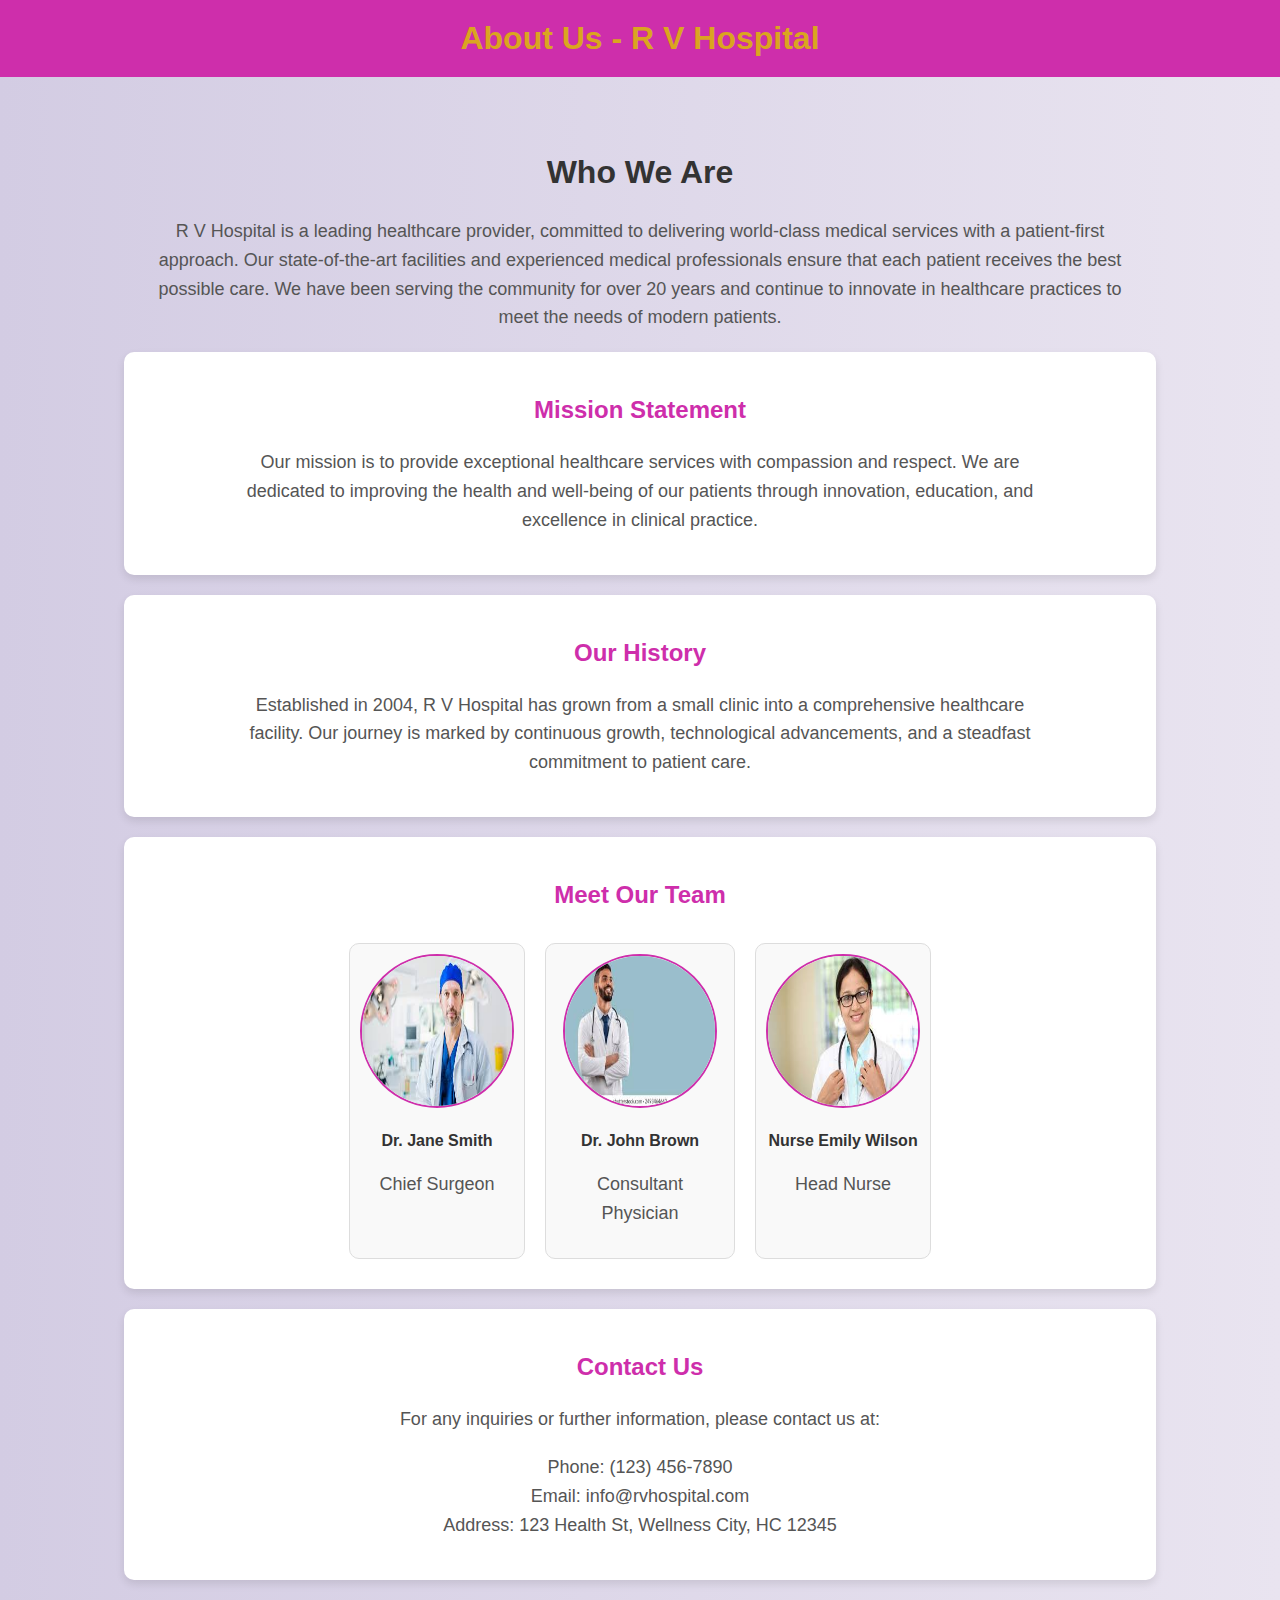
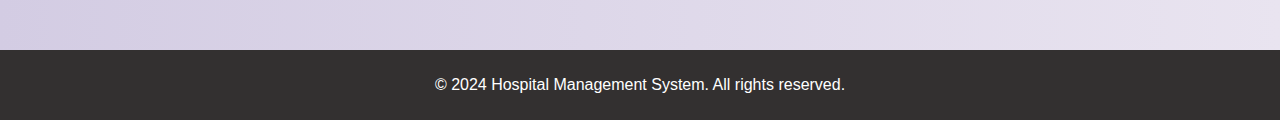
<file: about.html>
<!DOCTYPE html>
<html lang="en">
<head>
    <meta charset="UTF-8">
    <meta name="viewport" content="width=device-width, initial-scale=1.0">
    <title>About Us - R V Hospital</title>
    <link rel="stylesheet" href="about.css">
</head>
<body>

    <header>
        <h1>About Us - R V Hospital</h1>
    </header>

    <section id="about">
        <h2>Who We Are</h2>
        <p>
            R V Hospital is a leading healthcare provider, committed to delivering world-class medical services with a patient-first approach.
            Our state-of-the-art facilities and experienced medical professionals ensure that each patient receives the best possible care.
            We have been serving the community for over 20 years and continue to innovate in healthcare practices to meet the needs of modern patients.
        </p>

        <div class="mission-statement">
            <h3>Mission Statement</h3>
            <p>
                Our mission is to provide exceptional healthcare services with compassion and respect. We are dedicated to improving the health and well-being of our patients through innovation, education, and excellence in clinical practice.
            </p>
        </div>

        <div class="history">
            <h3>Our History</h3>
            <p>
                Established in 2004, R V Hospital has grown from a small clinic into a comprehensive healthcare facility. Our journey is marked by continuous growth, technological advancements, and a steadfast commitment to patient care.
            </p>
        </div>

        <div class="team">
            <h3>Meet Our Team</h3>
            <div class="team-members">
                <div class="team-member">
                    <img src="[data-uri]" alt="Dr. Smith">
                    <h4>Dr. Jane Smith</h4>
                    <p>Chief Surgeon</p>
                </div>
                <div class="team-member">
                    <img src="[data-uri]" alt="Dr. Brown">
                    <h4>Dr. John Brown</h4>
                    <p>Consultant Physician</p>
                </div>
                <div class="team-member">
                    <img src="[data-uri]" alt="Nurse Wilson">
                    <h4>Nurse Emily Wilson</h4>
                    <p>Head Nurse</p>
                </div>
                <!-- Add more team members as needed -->
            </div>
        </div>

        <div class="contact">
            <h3>Contact Us</h3>
            <p>
                For any inquiries or further information, please contact us at:
            </p>
            <p>
                Phone: (123) 456-7890<br>
                Email: info@rvhospital.com<br>
                Address: 123 Health St, Wellness City, HC 12345
            </p>
        </div>
    </section>

    <footer>
        <p>&copy; 2024 Hospital Management System. All rights reserved.</p>
    </footer>

</body>
</html>
</file>
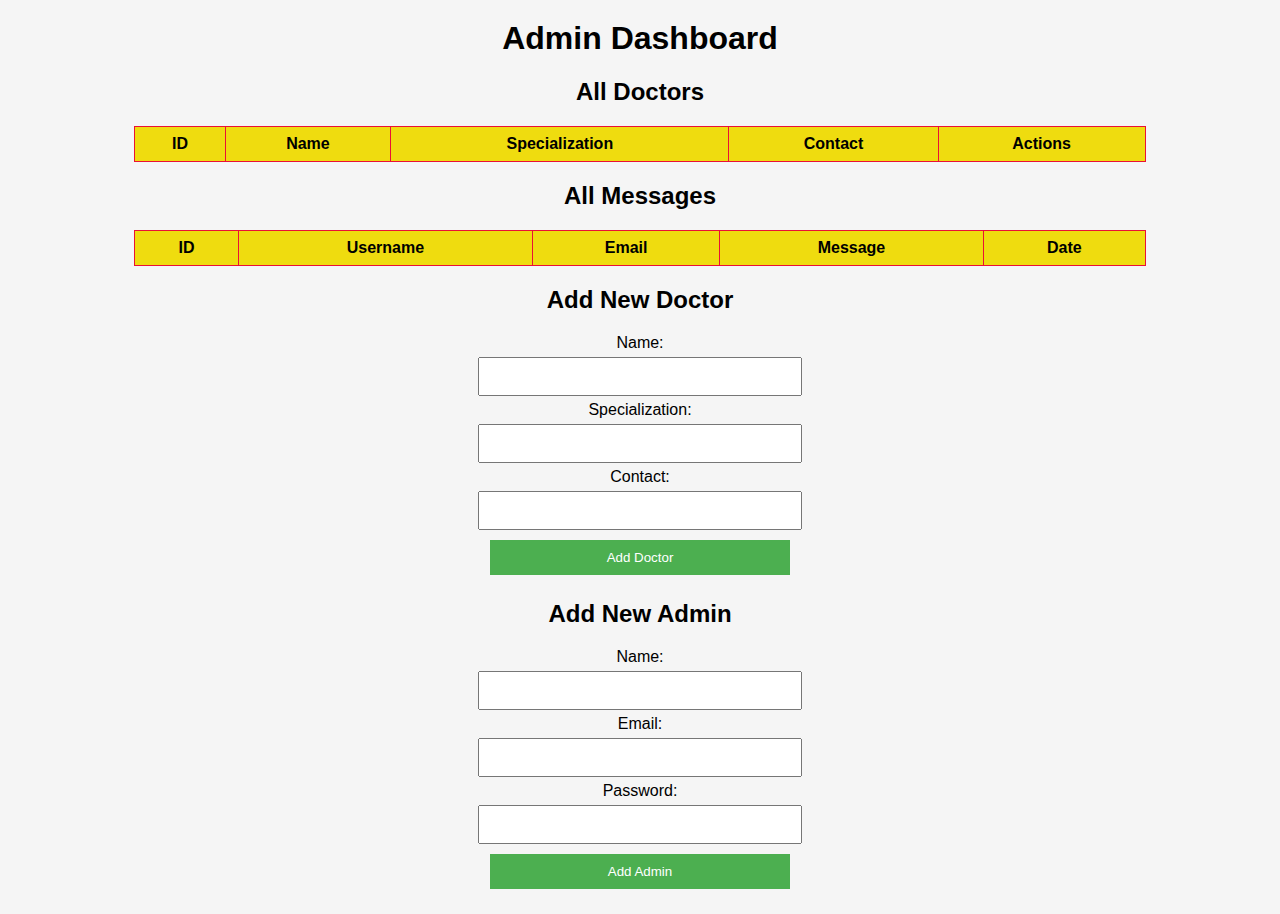
<file: admin.html>
<!DOCTYPE html>
<html lang="en">
<head>
    <meta charset="UTF-8">
    <meta name="viewport" content="width=device-width, initial-scale=1.0">
    <title>Admin Dashboard</title>
    <link rel="stylesheet" href="admin.css">
</head>
<body>
    <div id="admin-dashboard">
        <h1>Admin Dashboard</h1>

        <!-- View All Doctors Section -->
        <div id="doctors-section">
            <h2>All Doctors</h2>
            <table id="doctors">
                <thead>
                    <tr>
                        <th>ID</th>
                        <th>Name</th>
                        <th>Specialization</th>
                        <th>Contact</th>
                        <th>Actions</th>
                    </tr>
                </thead>
                <tbody>
                    <!-- Doctor rows will be injected here -->
                </tbody>
            </table>
        </div>

        <!-- View All Messages Section -->
        <div id="messages-section">
            <h2>All Messages</h2>
            <table id="messages">
                <thead>
                    <tr>
                        <th>ID</th>
                        <th>Username</th>
                        <th>Email</th>
                        <th>Message</th>
                        <th>Date</th>
                    </tr>
                </thead>
                <tbody>
                    <!-- Message rows will be injected here -->
                </tbody>
            </table>
        </div>

        <!-- Add Doctor Section -->
        <div id="add-doctor-section">
            <h2>Add New Doctor</h2>
            <form id="add-doctor-form">
                <label for="doctor-name">Name:</label>
                <input type="text" id="doctor-name" required>
                <label for="doctor-specialization">Specialization:</label>
                <input type="text" id="doctor-specialization" required>
                <label for="doctor-contact">Contact:</label>
                <input type="text" id="doctor-contact" required>
                <button type="submit">Add Doctor</button>
            </form>
        </div>

        <!-- Add Admin Section -->
        <div id="add-admin-section">
            <h2>Add New Admin</h2>
            <form id="add-admin-form">
                <label for="admin-name">Name:</label>
                <input type="text" id="admin-name" required>
                <label for="admin-email">Email:</label>
                <input type="email" id="admin-email" required>
                <label for="admin-password">Password:</label>
                <input type="password" id="admin-password" required>
                <button type="submit">Add Admin</button>
            </form>
        </div>
    </div>

    <script src="admin.js"></script> 
</body>
</html>
</file>
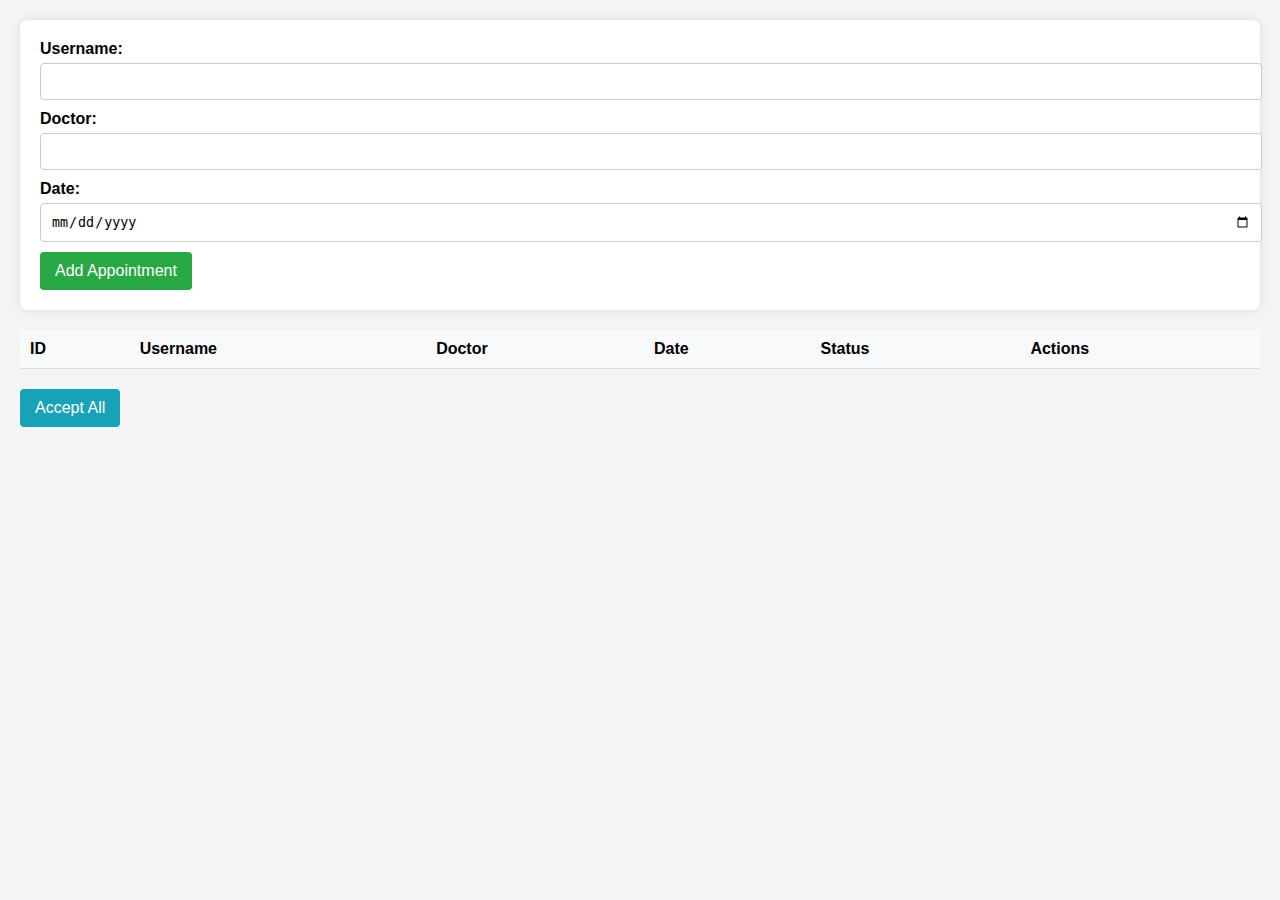
<file: appointment.html>
<!DOCTYPE html>
<html lang="en">
<head>
    <meta charset="UTF-8">
    <meta name="viewport" content="width=device-width, initial-scale=1.0">
    <title>Admin Page</title>
    <link rel="stylesheet" href="appoint.css">
</head>
<body>
    <!-- Appointment Form -->
    <form id="appointmentForm">
        <label for="username">Username:</label>
        <input type="text" id="username" name="username" required>
        <label for="doctor">Doctor:</label>
        <input type="text" id="doctor" name="doctor" required>
        <label for="date">Date:</label>
        <input type="date" id="date" name="date" required>
        <button type="submit">Add Appointment</button>
    </form>

    <!-- Appointments Table -->
    <table id="appointments">
        <thead>
            <tr>
                <th>ID</th>
                <th>Username</th>
                <th>Doctor</th>
                <th>Date</th>
                <th>Status</th>
                <th>Actions</th>
            </tr>
        </thead>
        <tbody>
            <!-- Appointments will be populated here -->
        </tbody>
    </table>

    <button id="acceptAllBtn">Accept All</button>

    <script src="appointment.js"></script>
</body>
</html>
</file>
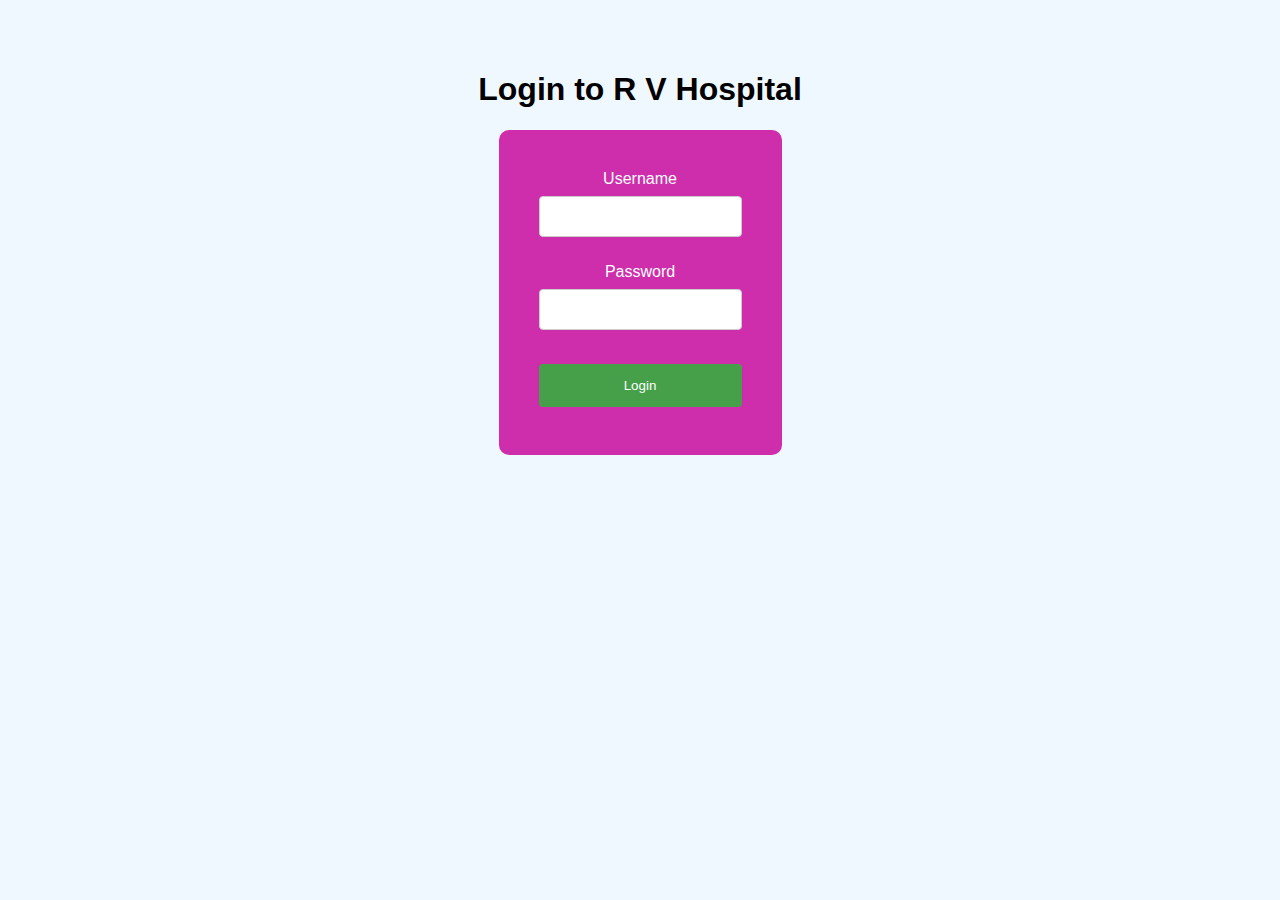
<file: login.html>
<!DOCTYPE html>
<html lang="en">
<head>
    <meta charset="UTF-8">
    <meta name="viewport" content="width=device-width, initial-scale=1.0">
    <title>Login</title>
    <link rel="stylesheet" href="login.css">
   
</head>
<body>
<h1>Login to R V Hospital</h1>

    <div class="login-container">
        <form id="loginForm">
            <label for="username">Username</label><br>
            <input type="text" id="username" name="username" required><br><br>

            <label for="password">Password</label><br>
            <input type="password" id="password" name="password" required><br><br>

            <input type="submit" value="Login">
        </form>
    </div>

    <script>
        document.getElementById('loginForm').addEventListener('submit', function(event) {
            event.preventDefault();

            const username = document.getElementById('username').value;
            const password = document.getElementById('password').value;

            const users = JSON.parse(localStorage.getItem('users')) || [];

            const user = users.find(user => user.username === username && user.password === password);

            if (user) {
                localStorage.setItem('userType', user.userType);
                localStorage.setItem('loggedIn', 'true');
                
                if (user.userType === 'admin') {
                    window.location.href = 'admin.html';
                } else {
                    window.location.href = 'appointment.html';
                }
            } else {
                alert('Invalid credentials.');
            }
        });
    </script>

</body>
</html>
</file>
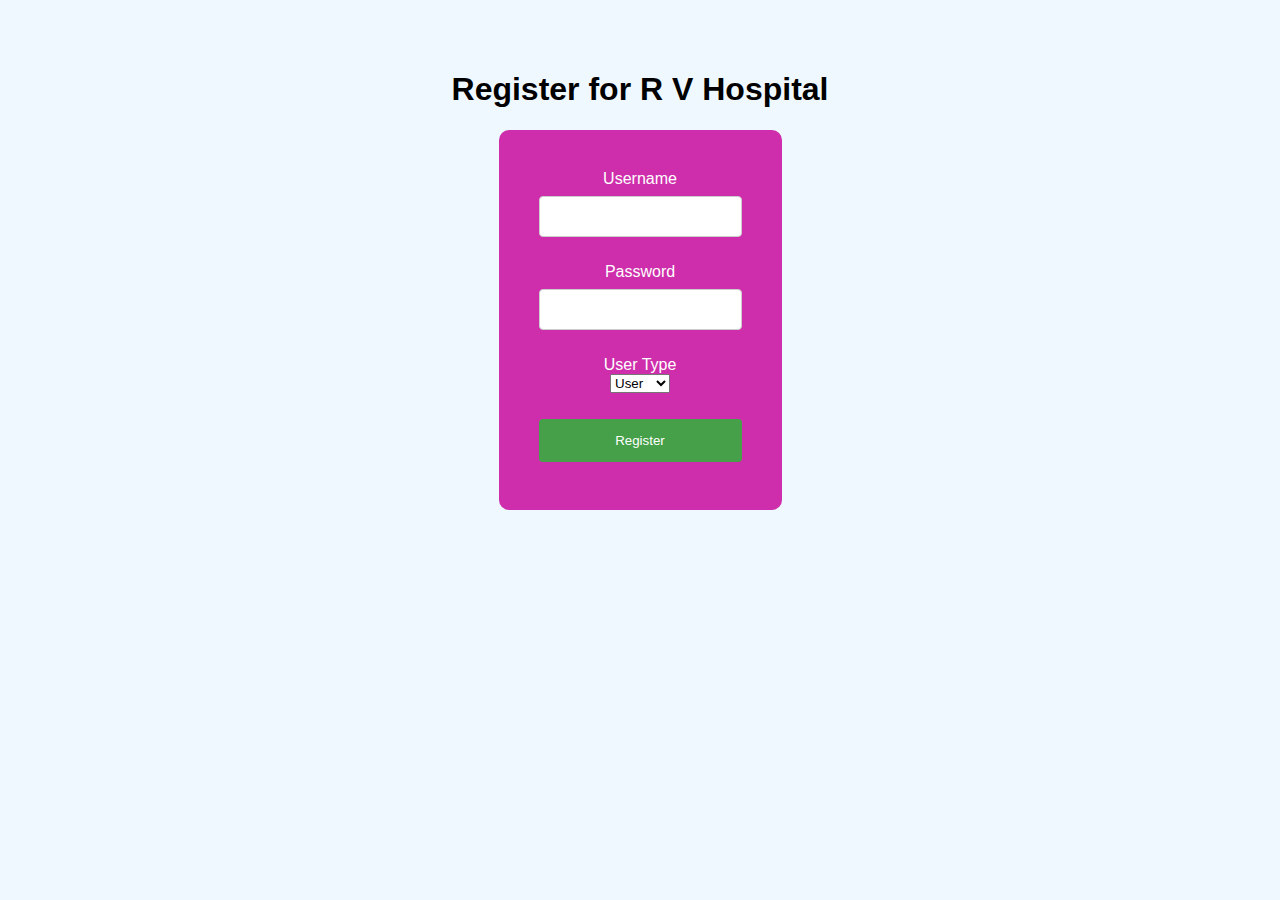
<file: register.html>
<!DOCTYPE html>
<html lang="en">
<head>
    <meta charset="UTF-8">
    <meta name="viewport" content="width=device-width, initial-scale=1.0">
    <title>Register</title>
    <link rel="stylesheet" href="register.css">
</head>
<body>
<h1>Register for R V Hospital</h1>

    <div class="register-container">
        <form id="registerForm">
            <label for="username">Username</label><br>
            <input type="text" id="username" name="username" required><br><br>

            <label for="password">Password</label><br>
            <input type="password" id="password" name="password" required><br><br>

            <label for="userType">User Type</label><br>
            <select id="userType">
                <option value="user">User</option>
                <option value="admin">Admin</option>
            </select><br><br>

            <input type="submit" value="Register">
        </form>
    </div>

    <script>
        document.getElementById('registerForm').addEventListener('submit', function(event) {
            event.preventDefault();

            const username = document.getElementById('username').value;
            const password = document.getElementById('password').value;
            const userType = document.getElementById('userType').value;

            const users = JSON.parse(localStorage.getItem('users')) || [];

            // Check if the username already exists
            const userExists = users.some(user => user.username === username);

            if (userExists) {
                alert('Username already exists. Please choose another one.');
            } else {
                users.push({ username, password, userType });
                localStorage.setItem('users', JSON.stringify(users));
                alert('Registration successful!');
                window.location.href = 'login.html';  // Redirect to login page
            }
        });
    </script>

</body>
</html>
</file>
<file: about.css>
body {
    font-family: Arial, sans-serif;
    margin: 0;
    padding: 0;
    background-color: #f0f8ff;
}

header {
    background-color: #ce2eab;
    color: goldenrod;
    padding: 20px 0;
    text-align: center;
}

header h1 {
    margin: 0;
}

section#about {
    padding: 50px 20px;
    text-align: center;
    background: linear-gradient(to right, #d3cce3, #e9e4f0);
}

section#about h2 {
    font-size: 32px;
    color: #333;
}

section#about p {
    font-size: 18px;
    color: #555;
    width: 80%;
    margin: 20px auto;
    line-height: 1.6;
}

.mission-statement, .history, .team, .contact {
    background-color: #ffffff;
    border-radius: 10px;
    box-shadow: 0 4px 8px rgba(0, 0, 0, 0.1);
    padding: 20px;
    margin: 20px auto;
    max-width: 80%;
}

.mission-statement h3, .history h3, .team h3, .contact h3 {
    color: #ce2eab;
    font-size: 24px;
}

.team-members {
    display: flex;
    flex-wrap: wrap;
    justify-content: center;
    margin-top: 20px;
}

.team-member {
    background-color: #f9f9f9;
    border: 1px solid #ddd;
    border-radius: 10px;
    margin: 10px;
    padding: 10px;
    max-width: 250px;
    text-align: center;
}

.team-member img {
    width: 150px;
    height: 150px;
    border-radius: 50%;
    border: 2px solid #ce2eab;
    margin-bottom: 10px;
}

.team-member h4 {
    color: #333;
    margin: 10px 0 5px;
}

.team-member p {
    color: #777;
}

footer {
    background-color: rgba(44, 41, 41, 0.97);
    color: white;
    text-align: center;
    padding: 10px 0;
}
</file>
<file: admin.css>
body {
    font-family: Arial, sans-serif;
    background-color:whitesmoke;
}

#admin-dashboard {
    width: 80%;
    margin: auto;
}

h1, h2 {
    text-align: center;
    margin-top: 20px;
}

table {
    width: 100%;
    border-collapse: collapse;
    margin: 20px 0;
}

table, th, td {
    border: 1px solid #ea1035;
    padding: 8px;
}

th {
    background-color: #efdc0f;
}

td {
    text-align: center;
}

form {
    margin: 20px 0;
    display: flex;
    flex-direction: column;
    align-items: center;
}

form input, form button {
    margin: 5px 0;
    padding: 10px;
    width: 300px;
}

button {
    background-color: #4CAF50;
    color: white;
    border: none;
    cursor: pointer;
}

button:hover {
    background-color: #45a049;
}
</file>
<file: appoint.css>
/* General Body Styling */
body {
    font-family: Arial, sans-serif;
    background-color: #f4f4f4;
    margin: 0;
    padding: 20px;
}

/* Appointment Form Styling */
#appointmentForm {
    background-color: #fff;
    padding: 20px;
    border-radius: 8px;
    box-shadow: 0 0 10px rgba(0, 0, 0, 0.1);
    margin-bottom: 20px;
}

#appointmentForm label {
    display: block;
    margin-bottom: 5px;
    font-weight: bold;
}

#appointmentForm input[type="text"],
#appointmentForm input[type="date"] {
    width: 100%;
    padding: 10px;
    margin-bottom: 10px;
    border: 1px solid #ccc;
    border-radius: 4px;
}

#appointmentForm button {
    background-color: #28a745;
    color: #fff;
    border: none;
    padding: 10px 15px;
    border-radius: 4px;
    cursor: pointer;
    font-size: 16px;
}

#appointmentForm button:hover {
    background-color: #218838;
}

/* Appointments Table Styling */
#appointments {
    width: 100%;
    border-collapse: collapse;
    margin-top: 20px;
}

#appointments th,
#appointments td {
    padding: 10px;
    text-align: left;
    border-bottom: 1px solid #ddd;
}

#appointments th {
    background-color: #f8f9fa;
    font-weight: bold;
}

#appointments tbody tr:hover {
    background-color: #f1f1f1;
}

#appointments .status {
    font-weight: bold;
}

#appointments .accept-btn,
#appointments .reject-btn {
    padding: 5px 10px;
    border: none;
    border-radius: 4px;
    cursor: pointer;
    font-size: 14px;
}

#appointments .accept-btn {
    background-color: #007bff;
    color: #fff;
}

#appointments .accept-btn:hover {
    background-color: #0056b3;
}

#appointments .reject-btn {
    background-color: #dc3545;
    color: #fff;
}

#appointments .reject-btn:hover {
    background-color: #c82333;
}

/* Accept All Button Styling */
#acceptAllBtn {
    background-color: #17a2b8;
    color: #fff;
    border: none;
    padding: 10px 15px;
    border-radius: 4px;
    cursor: pointer;
    font-size: 16px;
    margin-top: 20px;
}

#acceptAllBtn:hover {
    background-color: #138496;
}
</file>
<file: login.css>
body {
    font-family: Arial, sans-serif;
    background-color: #f0f8ff;
    text-align: center;
    padding: 50px;
    margin: 0;
}

.login-container {
    display: inline-block;
    background-color: #ce2eab;
    padding: 40px;
    border-radius: 10px;
    color: white;
}

input[type="text"], input[type="password"] {
    width: 100%;
    padding: 12px;
    margin: 8px 0;
    display: inline-block;
    border: 1px solid #ccc;
    border-radius: 4px;
    box-sizing: border-box;
}

input[type="submit"] {
    width: 100%;
    background-color: #45a049;
    color: white;
    padding: 14px 20px;
    margin: 8px 0;
    border: none;
    border-radius: 4px;
    cursor: pointer;
}

input[type="submit"]:hover {
    background-color: #3e8e41;
}
</file>
<file: register.css>
body {
    font-family: Arial, sans-serif;
    background-color: #f0f8ff;
    text-align: center;
    padding: 50px;
    margin: 0;
}

.register-container {
    display: inline-block;
    background-color: #ce2eab;
    padding: 40px;
    border-radius: 10px;
    color: white;
}

input[type="text"], input[type="password"] {
    width: 100%;
    padding: 12px;
    margin: 8px 0;
    display: inline-block;
    border: 1px solid #ccc;
    border-radius: 4px;
    box-sizing: border-box;
}

input[type="submit"] {
    width: 100%;
    background-color: #45a049;
    color: white;
    padding: 14px 20px;
    margin: 8px 0;
    border: none;
    border-radius: 4px;
    cursor: pointer;
}

input[type="submit"]:hover {
    background-color: #3e8e41;
}
</file>
